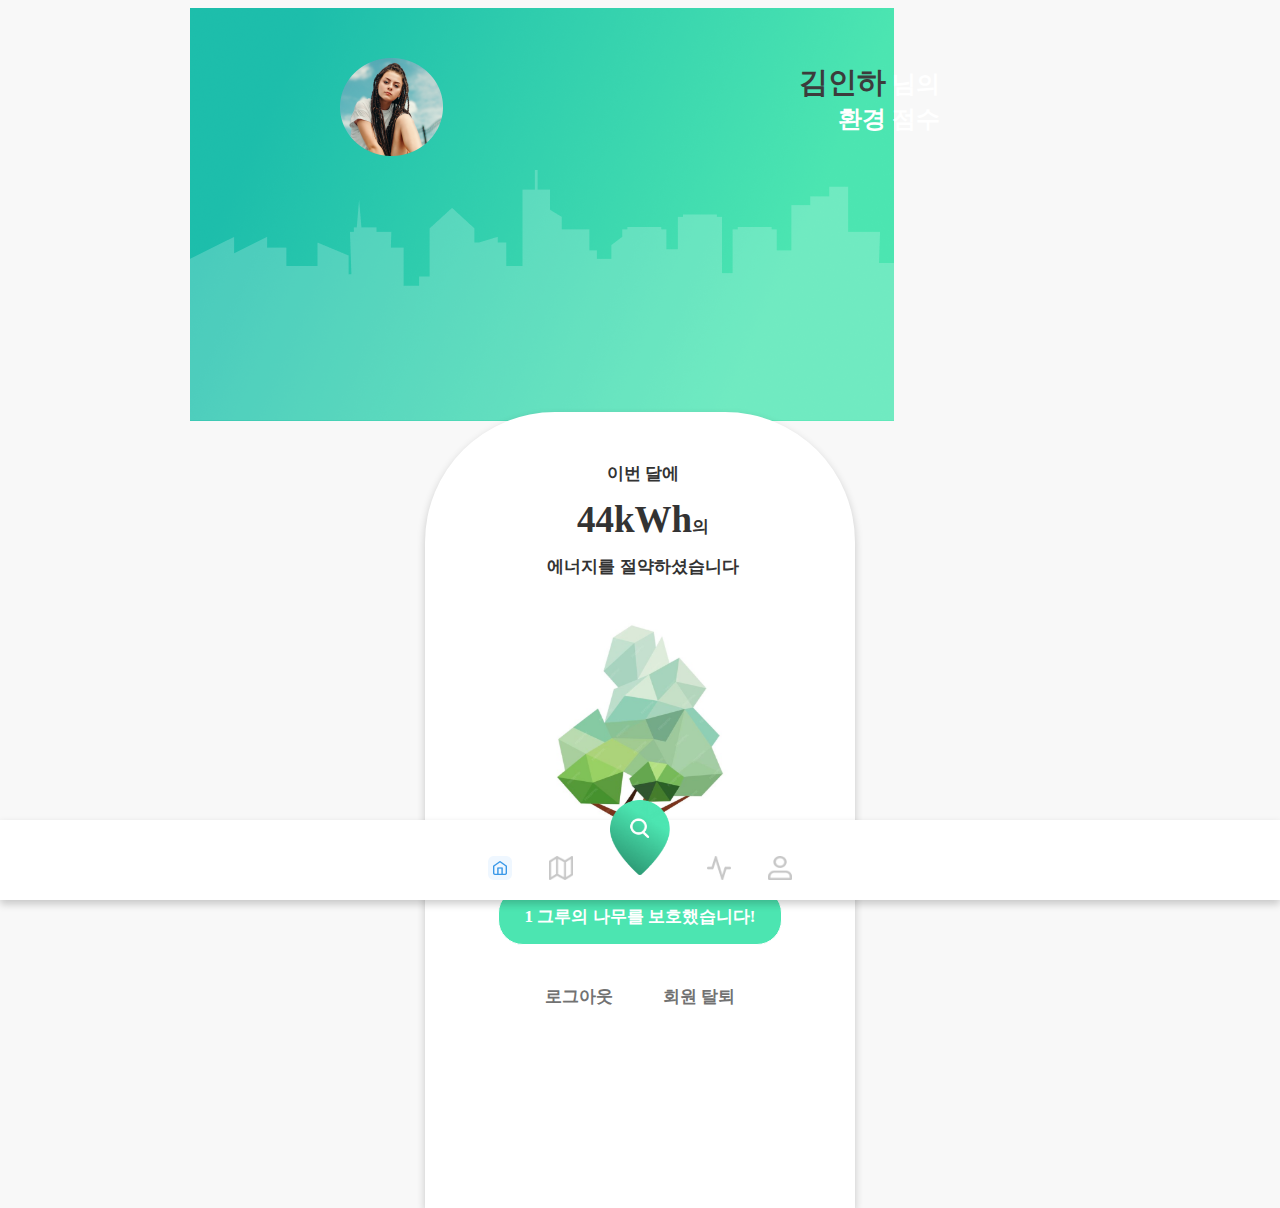
<file: ecoscore/index.html>
<!DOCTYPE html>
<html lang="en">
  <head>
    <meta charset="UTF-8" />
    <meta name="viewport" content="width=device-width, initial-scale=1.0" />
    <title>Document</title>
    <link rel="stylesheet" href="style.css" />
  </head>
  <body>
    <div class="l_wrap">
      <div class="header">
      
        <div class="text-box">
          <img src="../icon/profile.png" class="profile">
          <h1 class="txt"><span class="name">김인하</span> 님의<br>
            환경 점수</h1>
        </div>

      </div>

        <div class="search-box">

          <h2>이번 달에<br>
            <span class="energy">44kWh</span>의 <br>
           에너지를 절약하셨습니다</h2>
          <img class="search-img" src="../icon/tree.png" />
         


          <p>1 그루의 나무를 보호했습니다!</p>

          
          <div class="logout-container">
            <h3 class="log-out">로그아웃</h3>
            <h3 class="member-out">회원 탈퇴</h3>
          </div>
          




        </div>


        
        <footer>
          <div class="menu-bar">
              <div class="icon-container">
                  <img src="../icon/home-icon.png" alt="돋보기 아이콘" class="menu-icon a"/>
                  <img src="../icon/map-icon.png" alt="돋보기 아이콘" class="menu-icon b"/>
                  <img src="../icon/mainsearch.png" alt="돋보기 아이콘" class="menu-icon search"/>

                  <img src="../icon/beat-icon.png" alt="돋보기 아이콘" class="menu-icon c"/>
                  <img src="../icon/profile-icon.png" alt="돋보기 아이콘" class="menu-icon d"/>
      
              </div>
          </div>
        </footer>
        
      
      <div >
    </div>
  </body>
</html>
</file>
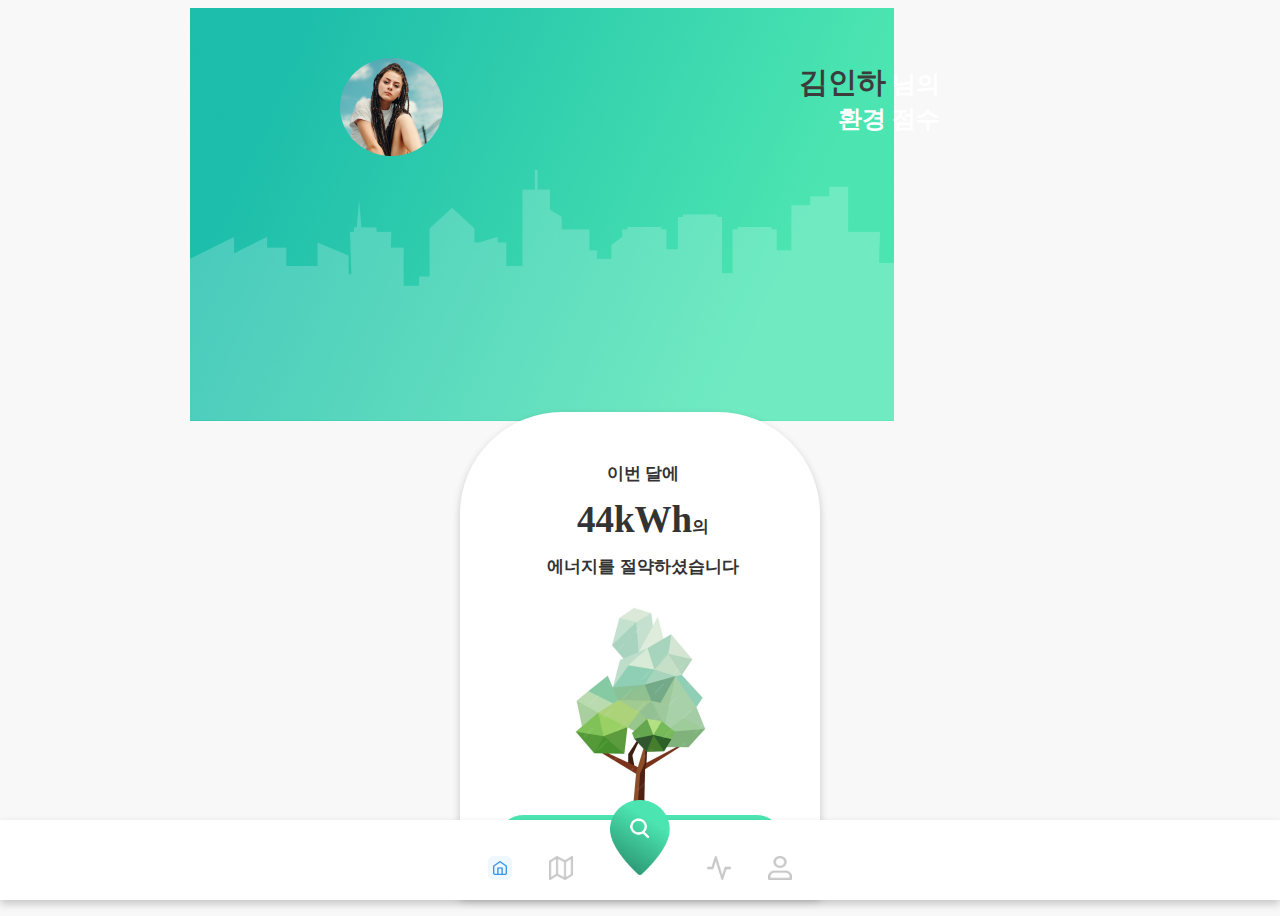
<file: home copy/index.html>
<!DOCTYPE html>
<html lang="en">
  <head>
    <meta charset="UTF-8" />
    <meta name="viewport" content="width=device-width, initial-scale=1.0" />
    <title>Document</title>
    <link rel="stylesheet" href="style.css" />
  </head>
  <body>
    <div class="l_wrap">
      <div class="header">
      
        <div class="text-box">
          <img src="../icon/profile.png" class="profile">
          <h1 class="txt"><span class="name">김인하</span> 님의<br>
            환경 점수</h1>
        </div>

      </div>

        <div class="search-box">

          <h2>이번 달에<br>
            <span class="energy">44kWh</span>의 <br>
           에너지를 절약하셨습니다</h2>
          <img class="search-img" src="../icon/tree.png" />
         


          <p>1 그루의 나무를 보호했습니다!</p>
          




        </div>


        
        <footer>
          <div class="menu-bar">
              <div class="icon-container">
                  <img src="../icon/home-icon.png" alt="돋보기 아이콘" class="menu-icon a"/>
                  <img src="../icon/map-icon.png" alt="돋보기 아이콘" class="menu-icon b"/>
                  <img src="../icon/mainsearch.png" alt="돋보기 아이콘" class="menu-icon search"/>

                  <img src="../icon/beat-icon.png" alt="돋보기 아이콘" class="menu-icon c"/>
                  <img src="../icon/profile-icon.png" alt="돋보기 아이콘" class="menu-icon d"/>
      
              </div>
          </div>
        </footer>
        
      
      <div >
    </div>
  </body>
</html>
</file>
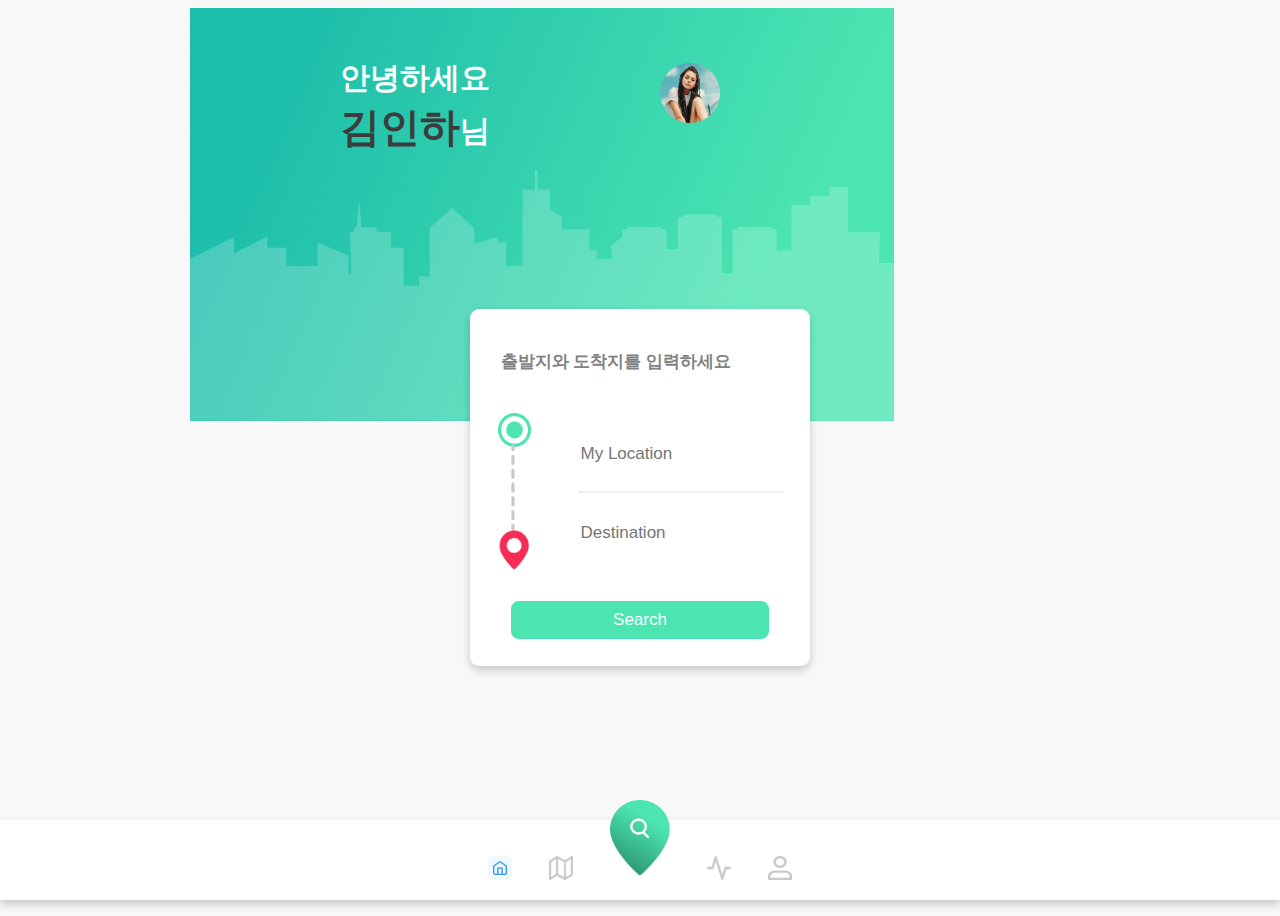
<file: home/index.html>
<!DOCTYPE html>
<html lang="en">
  <head>
    <meta charset="UTF-8" />
    <meta name="viewport" content="width=device-width, initial-scale=1.0" />
    <title>Document</title>
    <link rel="stylesheet" href="style.css" />
  </head>
  <body>
    <div class="l_wrap">
      <div class="header">
      
        <div class="text-box">
          <h1 class="txt">안녕하세요<br> <span class="name">김인하</span>님</h1>
          <img src="../icon/profile.png" class="profile">

         
        </div>

      </div>

        <div class="search-box">

          <h2>출발지와 도착지를 입력하세요</h2>
          <img class="search-img" src="../icon/searchicon.png" />
          <input type="text" placeholder="My Location" />
          <input type="text" placeholder="Destination" class="Destination"/>


          <button>Search</button>
          




        </div>


        
        <footer>
          <div class="menu-bar">
              <div class="icon-container">
                  <img src="../icon/home-icon.png" alt="돋보기 아이콘" class="menu-icon a"/>
                  <img src="../icon/map-icon.png" alt="돋보기 아이콘" class="menu-icon b"/>
                  <img src="../icon/mainsearch.png" alt="돋보기 아이콘" class="menu-icon search"/>

                  <img src="../icon/beat-icon.png" alt="돋보기 아이콘" class="menu-icon c"/>
                  <img src="../icon/profile-icon.png" alt="돋보기 아이콘" class="menu-icon d"/>
      
              </div>
          </div>
        </footer>
        
      
      <div >
    </div>
  </body>
</html>
</file>
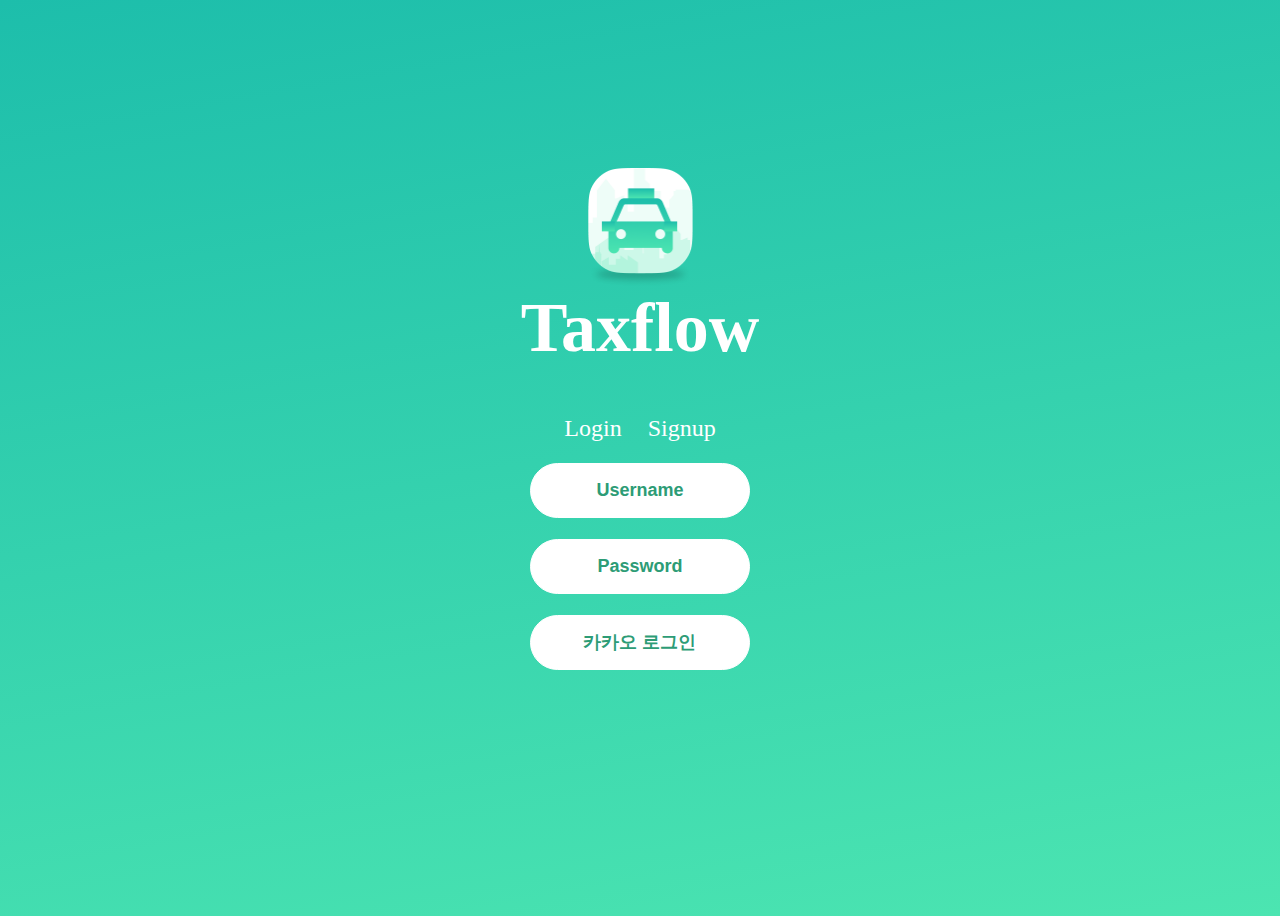
<file: start copy/index.html>
<!DOCTYPE html>
<html lang="en">
  <head>
    <meta charset="UTF-8" />
    <meta name="viewport" content="width=device-width, initial-scale=1.0" />
    <title>Document</title>
    <link rel="stylesheet" href="style.css" />
    <script src="https://developers.kakao.com/sdk/js/kakao.min.js"></script>
    <script>
      // SDK 초기화
      Kakao.init("YOUR_APP_JAVASCRIPT_KEY"); // "JavaScript 키"를 여기에 입력
      console.log(Kakao.isInitialized()); // true가 나오면 성공!
    </script>
  </head>
  <body>
    <div class="l_wrap">
      <img src="../icon/logo.png" />
      <h1>Taxflow</h1>

      <div class="login-tap">
        <a class="login">Login </a>
        <a> Signup</a>
      </div>
      <button id="id"><a href="#">Username</a></button>
      <button id="pw"><a href="#">Password</a></button>
      <button id="kakao-login-btn">카카오 로그인</button>
    </div>
  </body>

  <script>
    document
      .getElementById("kakao-login-btn")
      .addEventListener("click", function () {
        // 카카오 로그인 요청
        Kakao.Auth.login({
          success: function (authObj) {
            console.log("로그인 성공:", authObj); // 인증 토큰 확인
          },
          fail: function (err) {
            console.error("로그인 실패:", err); // 에러 로그 출력
          },
        });
      });
  </script>
</html>
</file>
<file: ecoscore/style.css>
body {
  background-color: #f8f8f8;
}
.l_wrap {
  margin: 0;
  padding: 0;
  display: flex;
  flex-direction: column;
  align-items: center;
  background-color: #f8f8f8;
  height: 100vh;
}
.logo {
  width: 105px;
  height: 120px;
}
h1 {
  margin-top: 0;
  font-size: 70px;
  font-style: Poppins;
  color: white;
}

.header {
  margin: 0;
  padding: 0;
  background-image: url(../icon/header.png);
  background-repeat: no-repeat;
  width: 100vh;
  aspect-ratio: 352/342;

  position: relative;
}

.text-box {
  display: flex;
  flex-direction: row;
  align-items: center;
  margin-top: 50px;
  position: relative;
  width: 100vh;
}

.txt {
  margin-left: auto;
  margin-right: 150px;
  text-align: end;
  font-size: 24px;
  font-weight: bold;
}
.txt .name {
  font-size: 29px;
  color: #3c3c3c;
  font-weight: 2000;
}

.profile {
  width: 103px;
  height: 98px;
  margin-left: 150px;
  margin-right: 100px;
}

/*검색창*/
.search-box {
  margin-top: 200px;
  background-color: white;
  width: 430px;
  height: 1100px;
  margin: 0 auto;
  border-top-left-radius: 130px;
  border-top-right-radius: 130px;

  box-shadow: 0px 4px 8px rgba(0, 0, 0, 0.2); /* 사방으로 그림자 */

  display: flex;
  flex-direction: column; /* 요소들을 세로로 정렬 (1열) */
  align-items: center; /* 가로 중앙 정렬 */
  justify-content: center; /* 세로 중앙 정렬 */

  position: relative;
  top: -470px; /* header 위로 40px 이동 */

  box-sizing: border-box;
}

h2 {
  font-size: 17px;
  color: #333333;
  margin-top: 50px;
  margin-left: 76px;
  margin-right: 70px;
  margin-bottom: 40px;
  text-align: center;
  font-weight: bolder;
}

h2 .energy {
  font-size: 37px;
  line-height: 70px;
  font-weight: bolder;
}

.search-img {
  width: 260px;
  height: 260px;
  margin-left: 60px;
  margin-right: 60px;
}

.search-box p {
  background-color: #4ce5b1;
  color: white;
  font-size: 17px;
  font-weight: bold;
  width: 282px;
  height: 55px;
  text-align: center;
  line-height: 55px;
  margin-bottom: 0px;
  margin-top: 10px;
  margin-left: auto;
  margin-right: auto;
  border: 1px solid white;
  border-radius: 25px;
}

.logout-container {
  display: flex;
  flex-direction: row;
}

.log-out {
  margin-top: 40px;
  margin-bottom: 200px;
  color: #727272;
  font-size: 17px;
  font-weight: bold;
  margin-right: 50px;
}
.member-out {
  margin-top: 40px;
  margin-bottom: 200px;
  color: #727272;
  font-size: 17px;
  font-weight: bold;
}

/*footer*/
footer {
  position: fixed;
  bottom: 0;
  width: 100%;
  height: 60px;
  background-color: white;
  box-shadow: 0px 4px 8px rgba(0, 0, 0, 0.2); /* 사방으로 그림자 */

  padding: 10px 0;
}

.menu-bar {
  display: flex;
  justify-content: center;
}

.icon-container {
  display: flex;
  gap: 37px; /* 아이콘 간격 */
  align-items: center;
}

.menu-icon {
  width: 24px; /* 기본 아이콘 크기 */
  height: 24px;
}

/* search 아이콘만 크기를 크게 설정 */
.search {
  position: relative;
  top: -30px; /* 다른 아이콘보다 위로 튀어나오게 설정 */
  width: 60px !important; /* search 아이콘의 가로 크기 강제 적용 */
  height: 75px !important; /* search 아이콘의 세로 크기 강제 적용 */
}
</file>
<file: home copy/style.css>
body {
  background-color: #f8f8f8;
}
.l_wrap {
  margin: 0;
  padding: 0;
  display: flex;
  flex-direction: column;
  align-items: center;
  background-color: #f8f8f8;
  height: 100vh;
}
.logo {
  width: 105px;
  height: 120px;
}
h1 {
  margin-top: 0;
  font-size: 70px;
  font-style: Poppins;
  color: white;
}

.header {
  margin: 0;
  padding: 0;
  background-image: url(../icon/header.png);
  background-repeat: no-repeat;
  width: 100vh;
  aspect-ratio: 352/342;

  position: relative;
}

.text-box {
  display: flex;
  flex-direction: row;
  align-items: center;
  margin-top: 50px;
  position: relative;
  width: 100vh;
}

.txt {
  margin-left: auto;
  margin-right: 150px;
  text-align: end;
  font-size: 24px;
  font-weight: bold;
}
.txt .name {
  font-size: 29px;
  color: #3c3c3c;
  font-weight: 2000;
}

.profile {
  width: 103px;
  height: 98px;
  margin-left: 150px;
  margin-right: 100px;
}

/*검색창*/
.search-box {
  margin-top: 200px;
  background-color: white;
  width: 360px;
  height: 1100px;
  margin: 0 auto;
  border-top-left-radius: 102px;
  border-top-right-radius: 102px;

  box-shadow: 0px 4px 8px rgba(0, 0, 0, 0.2); /* 사방으로 그림자 */

  display: flex;
  flex-direction: column; /* 요소들을 세로로 정렬 (1열) */
  align-items: center; /* 가로 중앙 정렬 */
  justify-content: center; /* 세로 중앙 정렬 */

  position: relative;
  top: -470px; /* header 위로 40px 이동 */

  box-sizing: border-box;
}

h2 {
  font-size: 17px;
  color: #333333;
  margin-top: 50px;
  margin-left: 76px;
  margin-right: 70px;
  margin-bottom: 24px;
  text-align: center;
  font-weight: bolder;
}

h2 .energy {
  font-size: 37px;
  line-height: 70px;
  font-weight: bolder;
}

.search-img {
  width: 203px;
  height: 212px;
  margin-left: 60px;
  margin-right: 60px;
}

.search-box p {
  background-color: #4ce5b1;
  color: white;
  font-size: 17px;
  font-weight: bold;
  width: 282px;
  height: 55px;
  text-align: center;
  line-height: 55px;
  margin-bottom: 26px;
  margin-top: 0px;
  margin-left: auto;
  margin-right: auto;
  border: 1px solid white;
  border-radius: 25px;
}

/*footer*/
footer {
  position: fixed;
  bottom: 0;
  width: 100%;
  height: 60px;
  background-color: white;
  box-shadow: 0px 4px 8px rgba(0, 0, 0, 0.2); /* 사방으로 그림자 */

  padding: 10px 0;
}

.menu-bar {
  display: flex;
  justify-content: center;
}

.icon-container {
  display: flex;
  gap: 37px; /* 아이콘 간격 */
  align-items: center;
}

.menu-icon {
  width: 24px; /* 기본 아이콘 크기 */
  height: 24px;
}

/* search 아이콘만 크기를 크게 설정 */
.search {
  position: relative;
  top: -30px; /* 다른 아이콘보다 위로 튀어나오게 설정 */
  width: 60px !important; /* search 아이콘의 가로 크기 강제 적용 */
  height: 75px !important; /* search 아이콘의 세로 크기 강제 적용 */
}
</file>
<file: home/style.css>
body {
  background-color: #f8f8f8;
}
.l_wrap {
  margin: 0;
  padding: 0;
  display: flex;
  flex-direction: column;
  align-items: center;
  background-color: #f8f8f8;
  height: 100vh;
}
.logo {
  width: 105px;
  height: 120px;
}
h1 {
  margin-top: 0;
  font-size: 70px;
  font-style: Poppins;
  color: white;
}

.header {
  margin: 0;
  padding: 0;
  background-image: url(../icon/header.png);
  background-repeat: no-repeat;
  object-fit: fill;
  width: 100vh;
  aspect-ratio: 353/165;

  position: relative;
}

.text-box {
  display: flex;
  flex-direction: row;
  align-items: center;
  position: relative;
}

.txt {
  margin-top: 50px;

  margin-left: 150px;
  line-height: 40px;
  text-align: end;
  font-size: 30px;
  font-weight: bold;
  color: white;
  margin-right: 170px;
}
.txt .name {
  font-size: 40px;
  line-height: 60px;

  color: #3c3c3c;
  font-weight: bold;
}
.profile {
  width: 60px;
  height: 60px;
  margin-top: 0px;
}

/*검색창*/
.search-box {
  margin-top: 200px;
  background-color: white;
  width: 340px;
  margin: 0 auto;
  border-radius: 9px;
  box-shadow: 0px 4px 8px rgba(0, 0, 0, 0.2); /* 사방으로 그림자 */

  display: grid;
  grid-template-columns: auto auto;
  grid-template-rows: auto auto auto auto;

  position: relative;
  top: -120px; /* header 위로 40px 이동 */

  box-sizing: border-box;
}

h2 {
  font-size: 17px;
  color: #828282;
  grid-column: 1 / 3;
  margin-top: 41px;
  margin-left: 31px;
  margin-bottom: 40px;
}

.search-img {
  grid-column: 1 / 2;
  grid-row: 2/4;
  width: 33px;
  aspect-ratio: 41/195;
  margin-left: 28px;
  margin-right: 20px;
}

.search-box input {
  font-size: 17px;
  border: 1px solid white;
  width: 200px;
  height: 100%;
  margin-bottom: 0;
  margin-right: 0;
}
.search-box .Destination {
  border-top: 2px solid #efefef; /* 하단 테두리 회색 */
}

.search-box button {
  grid-column: 1 / 3;
  background-color: #4ce5b1;
  color: white;
  font-size: 17px;
  width: 260px;
  height: 40px;
  margin-bottom: 26px;
  margin-top: 30px;
  margin-left: auto;
  margin-right: auto;
  border: 1px solid white;
  border-radius: 9px;
}

/*footer*/
footer {
  position: fixed;
  bottom: 0;
  width: 100%;
  height: 60px;
  background-color: white;
  box-shadow: 0px 4px 8px rgba(0, 0, 0, 0.2); /* 사방으로 그림자 */

  padding: 10px 0;
}

.menu-bar {
  display: flex;
  justify-content: center;
}

.icon-container {
  display: flex;
  gap: 37px; /* 아이콘 간격 */
  align-items: center;
}

.menu-icon {
  width: 24px; /* 기본 아이콘 크기 */
  height: 24px;
}

/* search 아이콘만 크기를 크게 설정 */
.search {
  position: relative;
  top: -30px; /* 다른 아이콘보다 위로 튀어나오게 설정 */
  width: 60px !important; /* search 아이콘의 가로 크기 강제 적용 */
  height: 75px !important; /* search 아이콘의 세로 크기 강제 적용 */
}
</file>
<file: start copy/style.css>
body {
  background: linear-gradient(-190deg, #1dbeab, #4ce5b1);
  background-repeat: no-repeat;
  height: 100vh;
}
a {
  text-decoration: none; /* 밑줄 제거 */
  color: inherit; /* 부모 요소의 텍스트 색상 상속 */
}
a:visited,
a:active,
a:hover,
a:focus {
  color: inherit;
  text-decoration: none;
}

.l_wrap {
  margin: 0;
  padding: 0;
  display: flex;
  flex-direction: column;
  align-items: center;
}
img {
  margin-top: 160px;
  width: 105px;
  height: 120px;
}
h1 {
  margin-top: 0;
  font-size: 70px;
  font-style: Poppins;
  color: white;
}
button {
  margin-top: 110px;
  border: 1px solid white;
  background-color: white;
  color: #2d9c76;
  font-size: 18px;
  font-weight: bold;
  text-align: center;
  border-radius: 50px;
  width: 220px;
  height: 55px;
}
.login-tap {
  display: inline;
  color: white;
  font-size: 24px;
}
.login {
  margin-right: 20px;
}
button {
  margin-top: 21px;
  border: 1px solid white;
  background-color: white;
  color: #2d9c76;
  font-size: 18px;
  font-weight: bold;
  text-align: center;
  border-radius: 50px;
  width: 220px;
  height: 55px;
}
</file>
